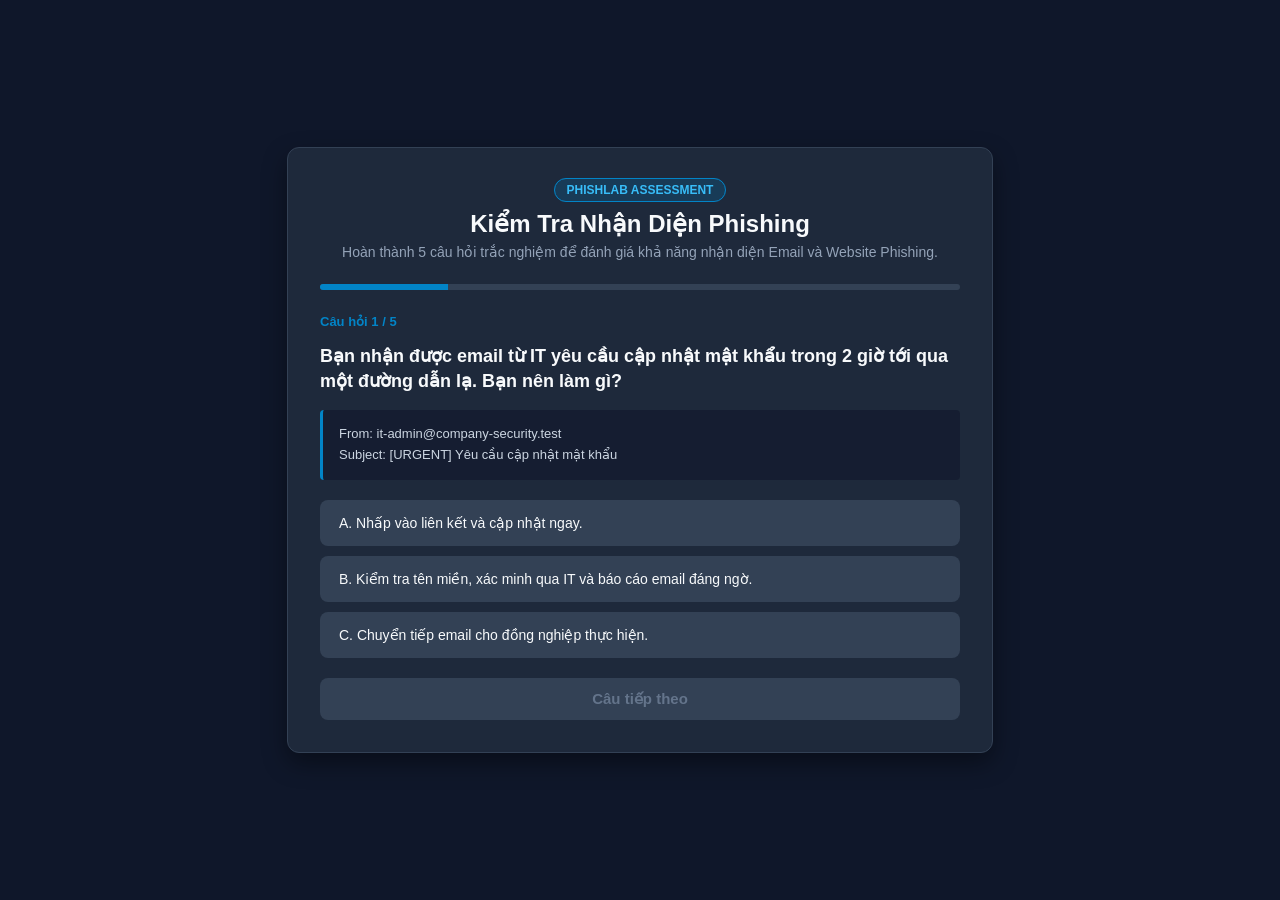
<file: training_portal/index.html>
<!doctype html>
<html lang="vi">
  <head>
    <meta charset="UTF-8" />
    <meta name="viewport" content="width=device-width, initial-scale=1.0" />
    <title>PhishLab • Bài Kiểm Tra Nhận Thức An Toàn Thông Tin</title>
    <link rel="stylesheet" href="css/style.css" />
  </head>
  <body>
    <div class="quiz-container">
      <div class="quiz-header">
        <span class="badge">PhishLab Assessment</span>
        <h1>Kiểm Tra Nhận Diện Phishing</h1>
        <p>
          Hoàn thành 5 câu hỏi trắc nghiệm để đánh giá khả năng nhận diện Email
          và Website Phishing.
        </p>
      </div>

      <div class="progress-bar-container">
        <div class="progress-bar" id="progress-bar"></div>
      </div>

      <div id="quiz-screen">
        <div class="question-number" id="question-number">Câu hỏi 1 / 3</div>
        <h2 class="question-text" id="question-text">Đang tải câu hỏi...</h2>

        <div class="scenario-box" id="scenario-box"></div>
        <div class="options-group" id="options-group"></div>
        <div class="explanation-box" id="explanation-box"></div>

        <button class="btn-next" id="btn-next" disabled>Câu tiếp theo</button>
      </div>

      <div id="result-screen" class="hidden">
        <div class="score-circle" id="score-circle">
          <span id="score-text">0/5</span>
        </div>
        <h2 id="result-title">Kết Quả Đánh Giá</h2>
        <p id="result-desc"></p>

        <button
          class="btn-restart"
          type="button"
          onclick="window.location.href='http://127.0.0.1:8000/quiz-summary'"
        >
          Tải file CSV thống kê
        </button>

        <button class="btn-restart" onclick="restartQuiz()">
          Làm lại bài kiểm tra
        </button>
      </div>
    </div>
    <script src="js/quiz_api.js"></script>
    <script src="js/quiz.js"></script>
  </body>
</html>
</file>
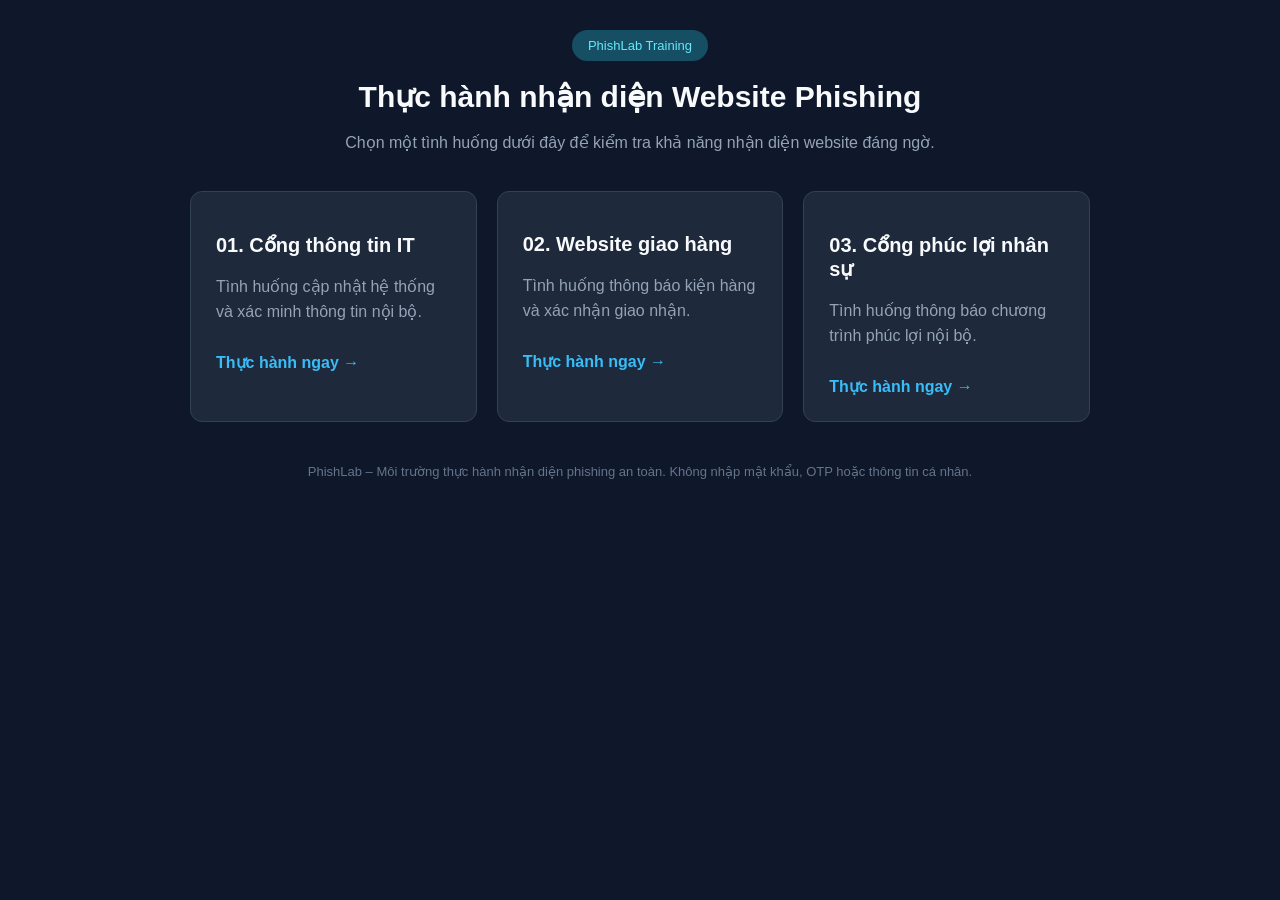
<file: website_simulation/index.html>
<!DOCTYPE html>
<html lang="vi">
<head>
    <meta charset="UTF-8">
    <meta name="viewport" content="width=device-width, initial-scale=1.0">
    <title>PhishLab - Website Simulation</title>
    <link rel="stylesheet" href="css/style.css">
</head>
<body>
    <div class="container">
        <header>
            <span class="badge">PhishLab Training</span>
            <h1>Thực hành nhận diện Website Phishing</h1>
            <p>Chọn một tình huống dưới đây để kiểm tra khả năng nhận diện website đáng ngờ.</p>
        </header>

        <div class="scenario-list">
            <a href="pages/it_portal.html" class="scenario-card">
                <h2>01. Cổng thông tin IT</h2>
                <p>Tình huống cập nhật hệ thống và xác minh thông tin nội bộ.</p>
                <span>Thực hành ngay →</span>
            </a>

            <a href="pages/delivery_portal.html" class="scenario-card">
                <h2>02. Website giao hàng</h2>
                <p>Tình huống thông báo kiện hàng và xác nhận giao nhận.</p>
                <span>Thực hành ngay →</span>
            </a>

            <a href="pages/hr_portal.html" class="scenario-card">
                <h2>03. Cổng phúc lợi nhân sự</h2>
                <p>Tình huống thông báo chương trình phúc lợi nội bộ.</p>
                <span>Thực hành ngay →</span>
            </a>
        </div>

        <footer>
            PhishLab – Môi trường thực hành nhận diện phishing an toàn.
            Không nhập mật khẩu, OTP hoặc thông tin cá nhân.
        </footer>
    </div>
</body>
</html>
</file>
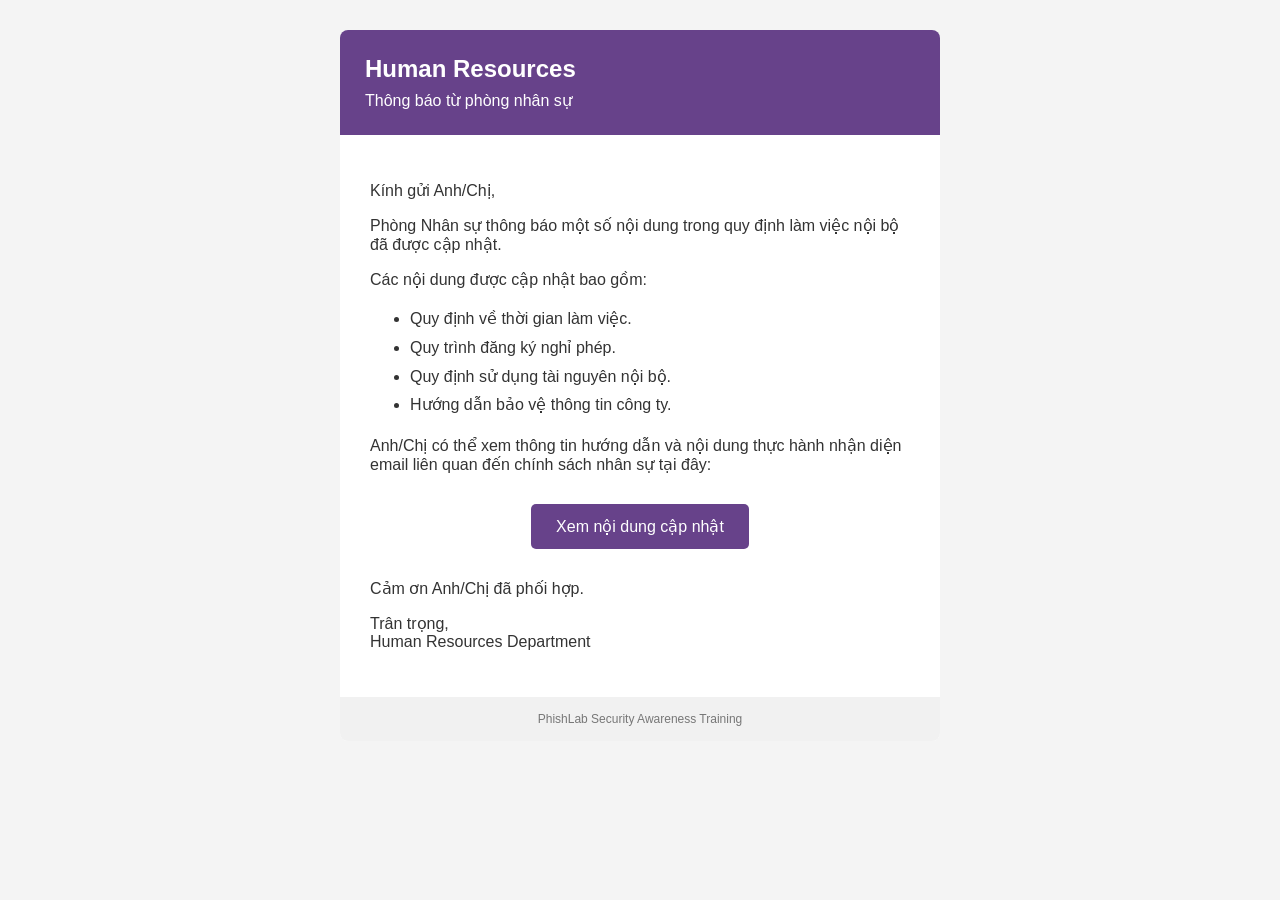
<file: gophish/email_templates/hr_policy_acknowledgement.html>
<!DOCTYPE html>
<html lang="vi">
<head>
    <meta charset="UTF-8">
    <meta name="viewport" content="width=device-width, initial-scale=1.0">
    <title>Cập nhật chính sách nhân sự</title>
</head>
<body style="margin:0; padding:0; background:#f4f4f4; font-family:Arial,sans-serif; color:#333;">
    <table width="100%" cellpadding="0" cellspacing="0" style="padding:30px 10px;">
        <tr>
            <td align="center">
                <table width="600" cellpadding="0" cellspacing="0"
                    style="max-width:600px; background:#ffffff; border-radius:8px; overflow:hidden;">

                    <tr>
                        <td style="background:#67428a; padding:25px; color:#ffffff;">
                            <h2 style="margin:0;">Human Resources</h2>
                            <p style="margin:8px 0 0;">Thông báo từ phòng nhân sự</p>
                        </td>
                    </tr>

                    <tr>
                        <td style="padding:30px;">
                            <p>Kính gửi Anh/Chị,</p>

                            <p>
                                Phòng Nhân sự thông báo một số nội dung
                                trong quy định làm việc nội bộ đã được cập nhật.
                            </p>

                            <p>
                                Các nội dung được cập nhật bao gồm:
                            </p>

                            <ul style="line-height:1.8;">
                                <li>Quy định về thời gian làm việc.</li>
                                <li>Quy trình đăng ký nghỉ phép.</li>
                                <li>Quy định sử dụng tài nguyên nội bộ.</li>
                                <li>Hướng dẫn bảo vệ thông tin công ty.</li>
                            </ul>

                            <p>
                                Anh/Chị có thể xem thông tin hướng dẫn
                                và nội dung thực hành nhận diện email
                                liên quan đến chính sách nhân sự tại đây:
                            </p>

                            <p style="text-align:center; margin:30px 0;">
                                <a href="{{.URL}}"
                                   style="background:#67428a; color:#ffffff;
                                   padding:13px 25px; text-decoration:none;
                                   border-radius:5px; display:inline-block;">
                                    Xem nội dung cập nhật
                                </a>
                            </p>

                            <p>
                                Cảm ơn Anh/Chị đã phối hợp.
                            </p>

                            <p>
                                Trân trọng,<br>
                                Human Resources Department
                            </p>
                        </td>
                    </tr>

                    <tr>
                        <td style="background:#f1f1f1; padding:15px;
                            text-align:center; font-size:12px; color:#777;">
                            PhishLab Security Awareness Training
                        </td>
                    </tr>

                </table>
            </td>
        </tr>
    </table>
</body>
</html>
</file>
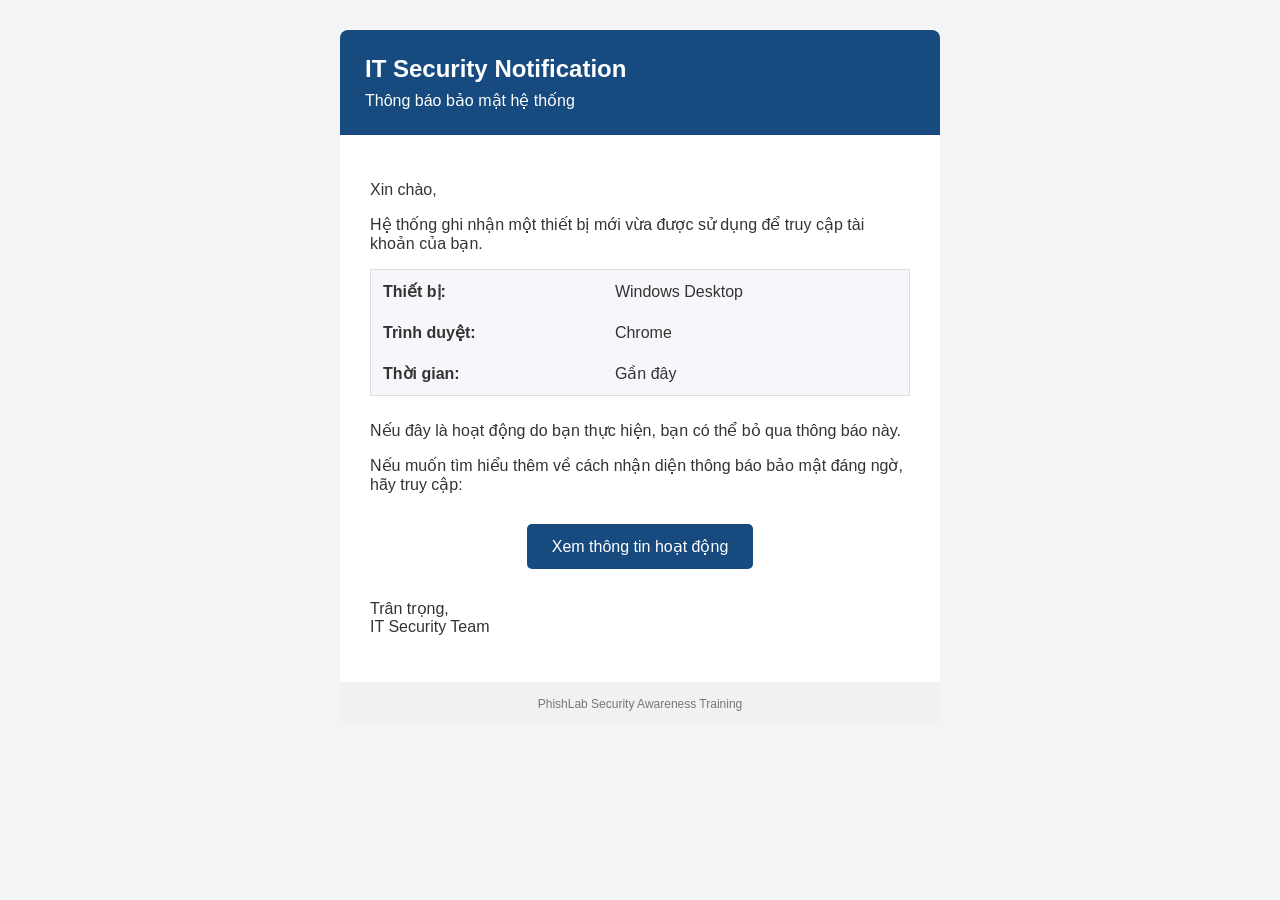
<file: gophish/email_templates/it_new_device_notice.html>
<!DOCTYPE html>
<html lang="vi">
<head>
    <meta charset="UTF-8">
    <meta name="viewport" content="width=device-width, initial-scale=1.0">
    <title>Thông báo thiết bị mới</title>
</head>
<body style="margin:0; padding:0; background:#f3f4f6; font-family:Arial,sans-serif; color:#333;">
    <table width="100%" cellpadding="0" cellspacing="0" style="padding:30px 10px;">
        <tr>
            <td align="center">
                <table width="600" cellpadding="0" cellspacing="0"
                    style="max-width:600px; background:#ffffff; border-radius:8px; overflow:hidden;">

                    <tr>
                        <td style="background:#174a7e; padding:25px; color:#ffffff;">
                            <h2 style="margin:0;">IT Security Notification</h2>
                            <p style="margin:8px 0 0;">Thông báo bảo mật hệ thống</p>
                        </td>
                    </tr>

                    <tr>
                        <td style="padding:30px;">
                            <p>Xin chào,</p>

                            <p>
                                Hệ thống ghi nhận một thiết bị mới vừa được sử dụng
                                để truy cập tài khoản của bạn.
                            </p>

                            <table width="100%" cellpadding="10"
                                style="background:#f5f7fa; border:1px solid #ddd;">
                                <tr>
                                    <td><strong>Thiết bị:</strong></td>
                                    <td>Windows Desktop</td>
                                </tr>
                                <tr>
                                    <td><strong>Trình duyệt:</strong></td>
                                    <td>Chrome</td>
                                </tr>
                                <tr>
                                    <td><strong>Thời gian:</strong></td>
                                    <td>Gần đây</td>
                                </tr>
                            </table>

                            <p style="margin-top:25px;">
                                Nếu đây là hoạt động do bạn thực hiện,
                                bạn có thể bỏ qua thông báo này.
                            </p>

                            <p>
                                Nếu muốn tìm hiểu thêm về cách nhận diện
                                thông báo bảo mật đáng ngờ, hãy truy cập:
                            </p>

                            <p style="text-align:center; margin:30px 0;">
                                <a href="{{.URL}}"
                                   style="background:#174a7e; color:#ffffff;
                                   padding:13px 25px; text-decoration:none;
                                   border-radius:5px; display:inline-block;">
                                    Xem thông tin hoạt động
                                </a>
                            </p>

                            <p>Trân trọng,<br>IT Security Team</p>
                        </td>
                    </tr>

                    <tr>
                        <td style="background:#f1f1f1; padding:15px;
                            text-align:center; font-size:12px; color:#777;">
                            PhishLab Security Awareness Training
                        </td>
                    </tr>

                </table>
            </td>
        </tr>
    </table>
</body>
</html>
</file>
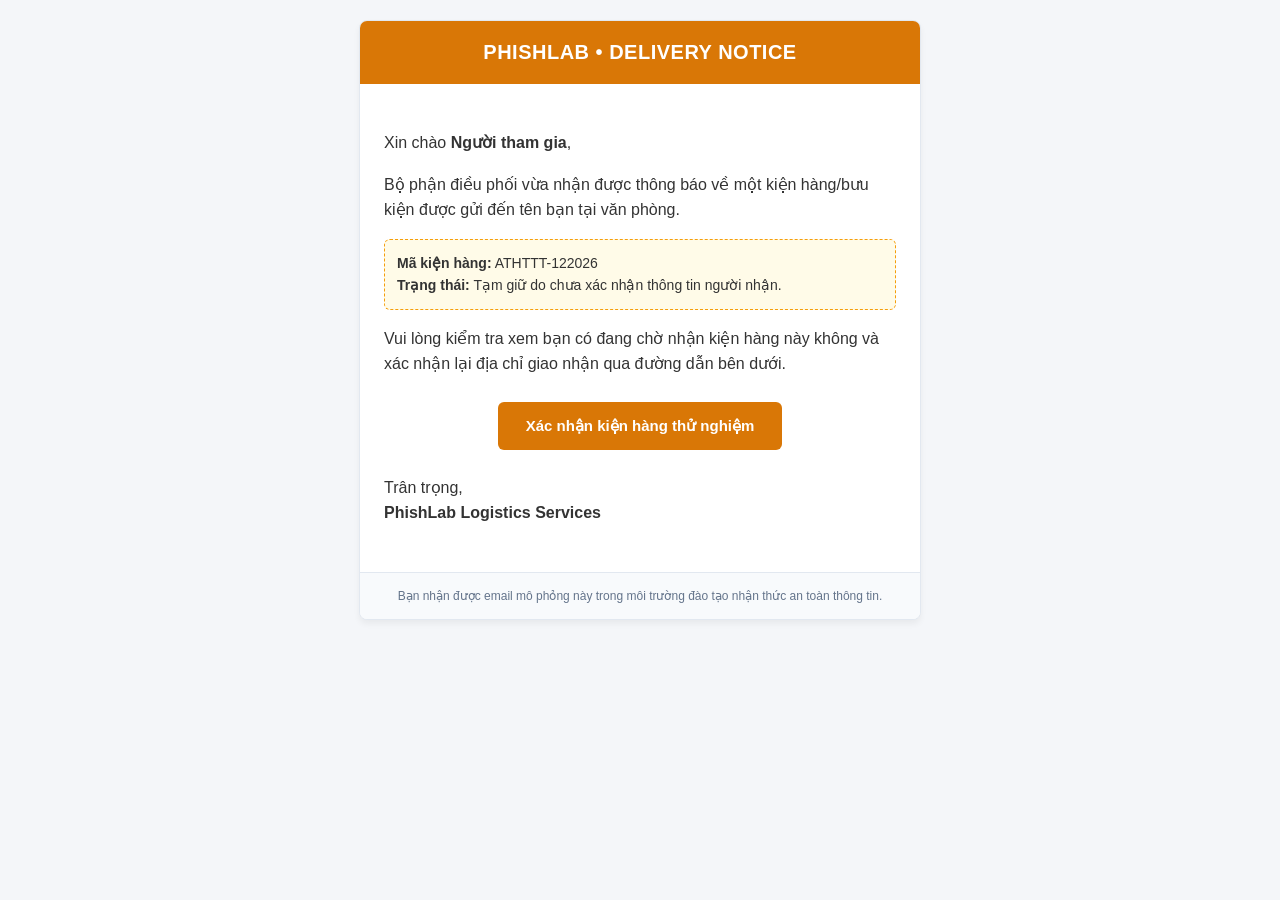
<file: gophish/email_templates/scenario_delivery.html>
<!DOCTYPE html>
<html lang="vi">
<head>
    <meta charset="UTF-8">
    <meta name="viewport" content="width=device-width, initial-scale=1.0">
    <title>Thông báo giao hàng</title>
    <style>
        body { font-family: 'Segoe UI', Tahoma, Geneva, Verdana, sans-serif; background-color: #f4f6f9; margin: 0; padding: 20px; color: #333333; }
        .email-card { max-width: 560px; margin: 0 auto; background: #ffffff; border-radius: 8px; border: 1px solid #e2e8f0; overflow: hidden; box-shadow: 0 4px 6px rgba(0,0,0,0.05); }
        .header { background-color: #d97706; padding: 20px; text-align: center; color: #ffffff; }
        .header h2 { margin: 0; font-size: 20px; font-weight: 600; letter-spacing: 0.5px; }
        .content { padding: 30px 24px; line-height: 1.6; }
        .tracking-box { background-color: #fffbe8; border: 1px dashed #f59e0b; padding: 12px; border-radius: 6px; margin: 15px 0; font-size: 14px; }
        .btn-wrapper { text-align: center; margin: 25px 0; }
        .btn { display: inline-block; padding: 12px 28px; background-color: #d97706; color: #ffffff !important; text-decoration: none; border-radius: 6px; font-weight: bold; font-size: 15px; }
        .btn:hover { background-color: #b45309; }
        .footer { background-color: #f8fafc; padding: 16px 24px; font-size: 12px; color: #64748b; border-top: 1px solid #e2e8f0; text-align: center; }
    </style>
</head>
<body>
    <div class="email-card">
        <div class="header">
            <h2>PHISHLAB • DELIVERY NOTICE</h2>
        </div>
        <div class="content">
            <p>Xin chào <strong>Người tham gia</strong>,</p>
            <p>Bộ phận điều phối vừa nhận được thông báo về một kiện hàng/bưu kiện được gửi đến tên bạn tại văn phòng.</p>
            <div class="tracking-box">
                <strong>Mã kiện hàng:</strong> ATHTTT-122026<br>
                <strong>Trạng thái:</strong> Tạm giữ do chưa xác nhận thông tin người nhận.
            </div>
            <p>Vui lòng kiểm tra xem bạn có đang chờ nhận kiện hàng này không và xác nhận lại địa chỉ giao nhận qua đường dẫn bên dưới.</p>
            <div class="btn-wrapper">
                <a href="{{.URL}}" class="btn">Xác nhận kiện hàng thử nghiệm</a>
            </div>
            <p>Trân trọng,<br><strong>PhishLab Logistics Services</strong></p>
        </div>
        <div class="footer">
            Bạn nhận được email mô phỏng này trong môi trường đào tạo nhận thức an toàn thông tin.
        </div>
    </div>
</body>
</html>
</file>
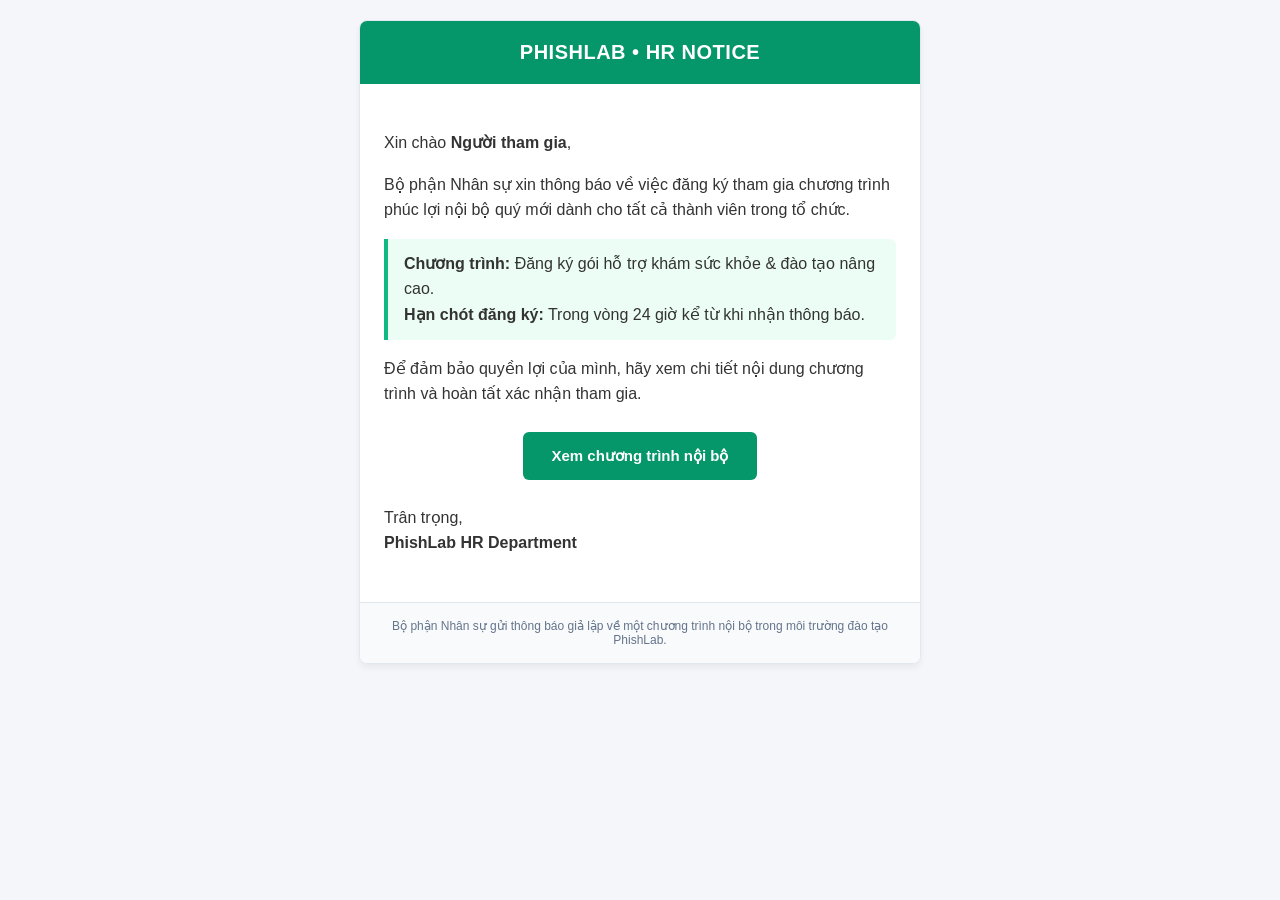
<file: gophish/email_templates/scenario_hr.html>
<!DOCTYPE html>
<html lang="vi">
<head>
    <meta charset="UTF-8">
    <meta name="viewport" content="width=device-width, initial-scale=1.0">
    <title>Thông báo Nhân sự</title>
    <style>
        body { font-family: 'Segoe UI', Tahoma, Geneva, Verdana, sans-serif; background-color: #f4f6f9; margin: 0; padding: 20px; color: #333333; }
        .email-card { max-width: 560px; margin: 0 auto; background: #ffffff; border-radius: 8px; border: 1px solid #e2e8f0; overflow: hidden; box-shadow: 0 4px 6px rgba(0,0,0,0.05); }
        .header { background-color: #059669; padding: 20px; text-align: center; color: #ffffff; }
        .header h2 { margin: 0; font-size: 20px; font-weight: 600; letter-spacing: 0.5px; }
        .content { padding: 30px 24px; line-height: 1.6; }
        .highlight-box { background-color: #ecfdf5; border-left: 4px solid #10b981; padding: 12px 16px; margin: 15px 0; border-radius: 0 6px 6px 0; }
        .btn-wrapper { text-align: center; margin: 25px 0; }
        .btn { display: inline-block; padding: 12px 28px; background-color: #059669; color: #ffffff !important; text-decoration: none; border-radius: 6px; font-weight: bold; font-size: 15px; }
        .btn:hover { background-color: #047857; }
        .footer { background-color: #f8fafc; padding: 16px 24px; font-size: 12px; color: #64748b; border-top: 1px solid #e2e8f0; text-align: center; }
    </style>
</head>
<body>
    <div class="email-card">
        <div class="header">
            <h2>PHISHLAB • HR NOTICE</h2>
        </div>
        <div class="content">
            <p>Xin chào <strong>Người tham gia</strong>,</p>
            <p>Bộ phận Nhân sự xin thông báo về việc đăng ký tham gia chương trình phúc lợi nội bộ quý mới dành cho tất cả thành viên trong tổ chức.</p>
            <div class="highlight-box">
                <strong>Chương trình:</strong> Đăng ký gói hỗ trợ khám sức khỏe & đào tạo nâng cao.<br>
                <strong>Hạn chót đăng ký:</strong> Trong vòng 24 giờ kể từ khi nhận thông báo.
            </div>
            <p>Để đảm bảo quyền lợi của mình, hãy xem chi tiết nội dung chương trình và hoàn tất xác nhận tham gia.</p>
            <div class="btn-wrapper">
                <a href="{{.URL}}" class="btn">Xem chương trình nội bộ</a>
            </div>
            <p>Trân trọng,<br><strong>PhishLab HR Department</strong></p>
        </div>
        <div class="footer">
            Bộ phận Nhân sự gửi thông báo giả lập về một chương trình nội bộ trong môi trường đào tạo PhishLab.
        </div>
    </div>
</body>
</html>
</file>
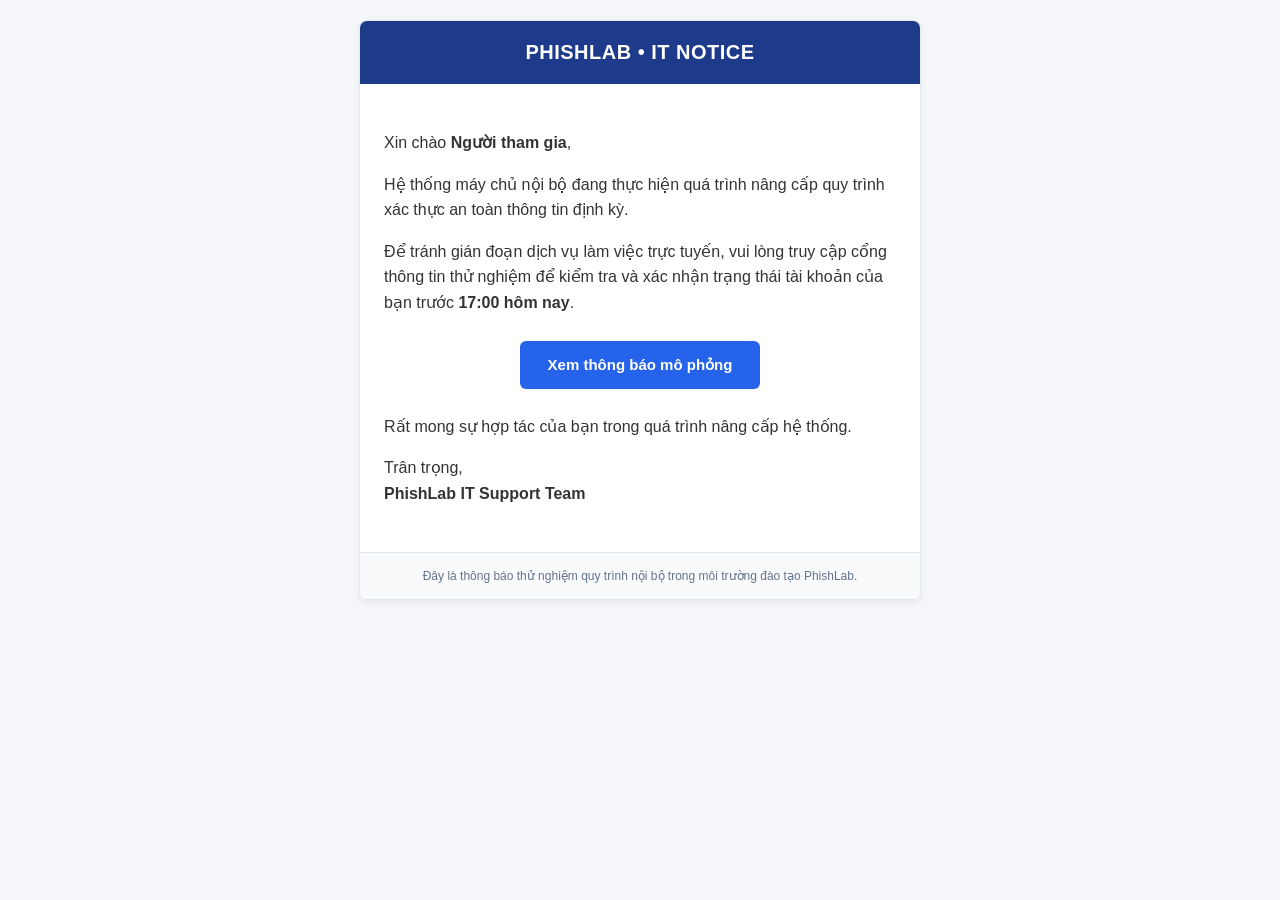
<file: gophish/email_templates/scenario_it.html>
<!DOCTYPE html>
<html lang="vi">
<head>
    <meta charset="UTF-8">
    <meta name="viewport" content="width=device-width, initial-scale=1.0">
    <title>Thông báo từ bộ phận IT</title>
    <style>
        body { font-family: 'Segoe UI', Tahoma, Geneva, Verdana, sans-serif; background-color: #f4f6f9; margin: 0; padding: 20px; color: #333333; }
        .email-card { max-width: 560px; margin: 0 auto; background: #ffffff; border-radius: 8px; border: 1px solid #e2e8f0; overflow: hidden; box-shadow: 0 4px 6px rgba(0,0,0,0.05); }
        .header { background-color: #1e3a8a; padding: 20px; text-align: center; color: #ffffff; }
        .header h2 { margin: 0; font-size: 20px; font-weight: 600; letter-spacing: 0.5px; }
        .content { padding: 30px 24px; line-height: 1.6; }
        .btn-wrapper { text-align: center; margin: 25px 0; }
        .btn { display: inline-block; padding: 12px 28px; background-color: #2563eb; color: #ffffff !important; text-decoration: none; border-radius: 6px; font-weight: bold; font-size: 15px; }
        .btn:hover { background-color: #1d4ed8; }
        .footer { background-color: #f8fafc; padding: 16px 24px; font-size: 12px; color: #64748b; border-top: 1px solid #e2e8f0; text-align: center; }
    </style>
</head>
<body>
    <div class="email-card">
        <div class="header">
            <h2>PHISHLAB • IT NOTICE</h2>
        </div>
        <div class="content">
            <p>Xin chào <strong>Người tham gia</strong>,</p>
            <p>Hệ thống máy chủ nội bộ đang thực hiện quá trình nâng cấp quy trình xác thực an toàn thông tin định kỳ.</p>
            <p>Để tránh gián đoạn dịch vụ làm việc trực tuyến, vui lòng truy cập cổng thông tin thử nghiệm để kiểm tra và xác nhận trạng thái tài khoản của bạn trước <strong>17:00 hôm nay</strong>.</p>
            <div class="btn-wrapper">
                <a href="{{.URL}}" class="btn">Xem thông báo mô phỏng</a>
            </div>
            <p>Rất mong sự hợp tác của bạn trong quá trình nâng cấp hệ thống.</p>
            <p>Trân trọng,<br><strong>PhishLab IT Support Team</strong></p>
        </div>
        <div class="footer">
            Đây là thông báo thử nghiệm quy trình nội bộ trong môi trường đào tạo PhishLab.
        </div>
    </div>
</body>
</html>
</file>
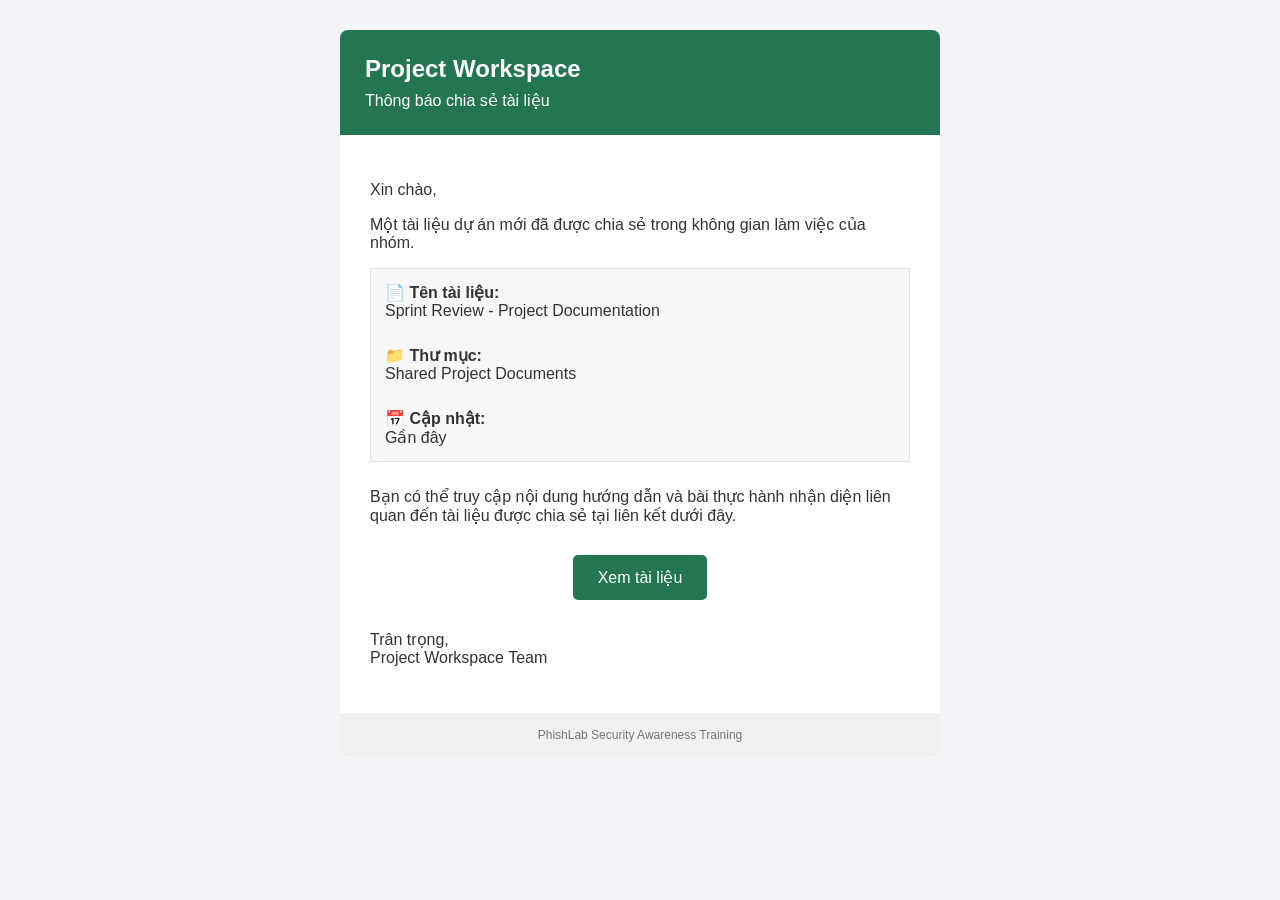
<file: gophish/email_templates/shared_project_document.html>
<!DOCTYPE html>
<html lang="vi">
<head>
    <meta charset="UTF-8">
    <meta name="viewport" content="width=device-width, initial-scale=1.0">
    <title>Tài liệu dự án được chia sẻ</title>
</head>
<body style="margin:0; padding:0; background:#f3f5f8; font-family:Arial,sans-serif; color:#333;">
    <table width="100%" cellpadding="0" cellspacing="0" style="padding:30px 10px;">
        <tr>
            <td align="center">
                <table width="600" cellpadding="0" cellspacing="0"
                    style="max-width:600px; background:#ffffff; border-radius:8px; overflow:hidden;">

                    <tr>
                        <td style="background:#247653; padding:25px; color:#ffffff;">
                            <h2 style="margin:0;">Project Workspace</h2>
                            <p style="margin:8px 0 0;">Thông báo chia sẻ tài liệu</p>
                        </td>
                    </tr>

                    <tr>
                        <td style="padding:30px;">
                            <p>Xin chào,</p>

                            <p>
                                Một tài liệu dự án mới đã được chia sẻ
                                trong không gian làm việc của nhóm.
                            </p>

                            <table width="100%" cellpadding="12"
                                style="background:#f5f8f6; border:1px solid #dce8df;">
                                <tr>
                                    <td>
                                        <strong>📄 Tên tài liệu:</strong><br>
                                        Sprint Review - Project Documentation
                                    </td>
                                </tr>
                                <tr>
                                    <td>
                                        <strong>📁 Thư mục:</strong><br>
                                        Shared Project Documents
                                    </td>
                                </tr>
                                <tr>
                                    <td>
                                        <strong>📅 Cập nhật:</strong><br>
                                        Gần đây
                                    </td>
                                </tr>
                            </table>

                            <p style="margin-top:25px;">
                                Bạn có thể truy cập nội dung hướng dẫn
                                và bài thực hành nhận diện liên quan đến
                                tài liệu được chia sẻ tại liên kết dưới đây.
                            </p>

                            <p style="text-align:center; margin:30px 0;">
                                <a href="{{.URL}}"
                                   style="background:#247653; color:#ffffff;
                                   padding:13px 25px; text-decoration:none;
                                   border-radius:5px; display:inline-block;">
                                    Xem tài liệu
                                </a>
                            </p>

                            <p>
                                Trân trọng,<br>
                                Project Workspace Team
                            </p>
                        </td>
                    </tr>

                    <tr>
                        <td style="background:#f1f1f1; padding:15px;
                            text-align:center; font-size:12px; color:#777;">
                            PhishLab Security Awareness Training
                        </td>
                    </tr>

                </table>
            </td>
        </tr>
    </table>
</body>
</html>
</file>
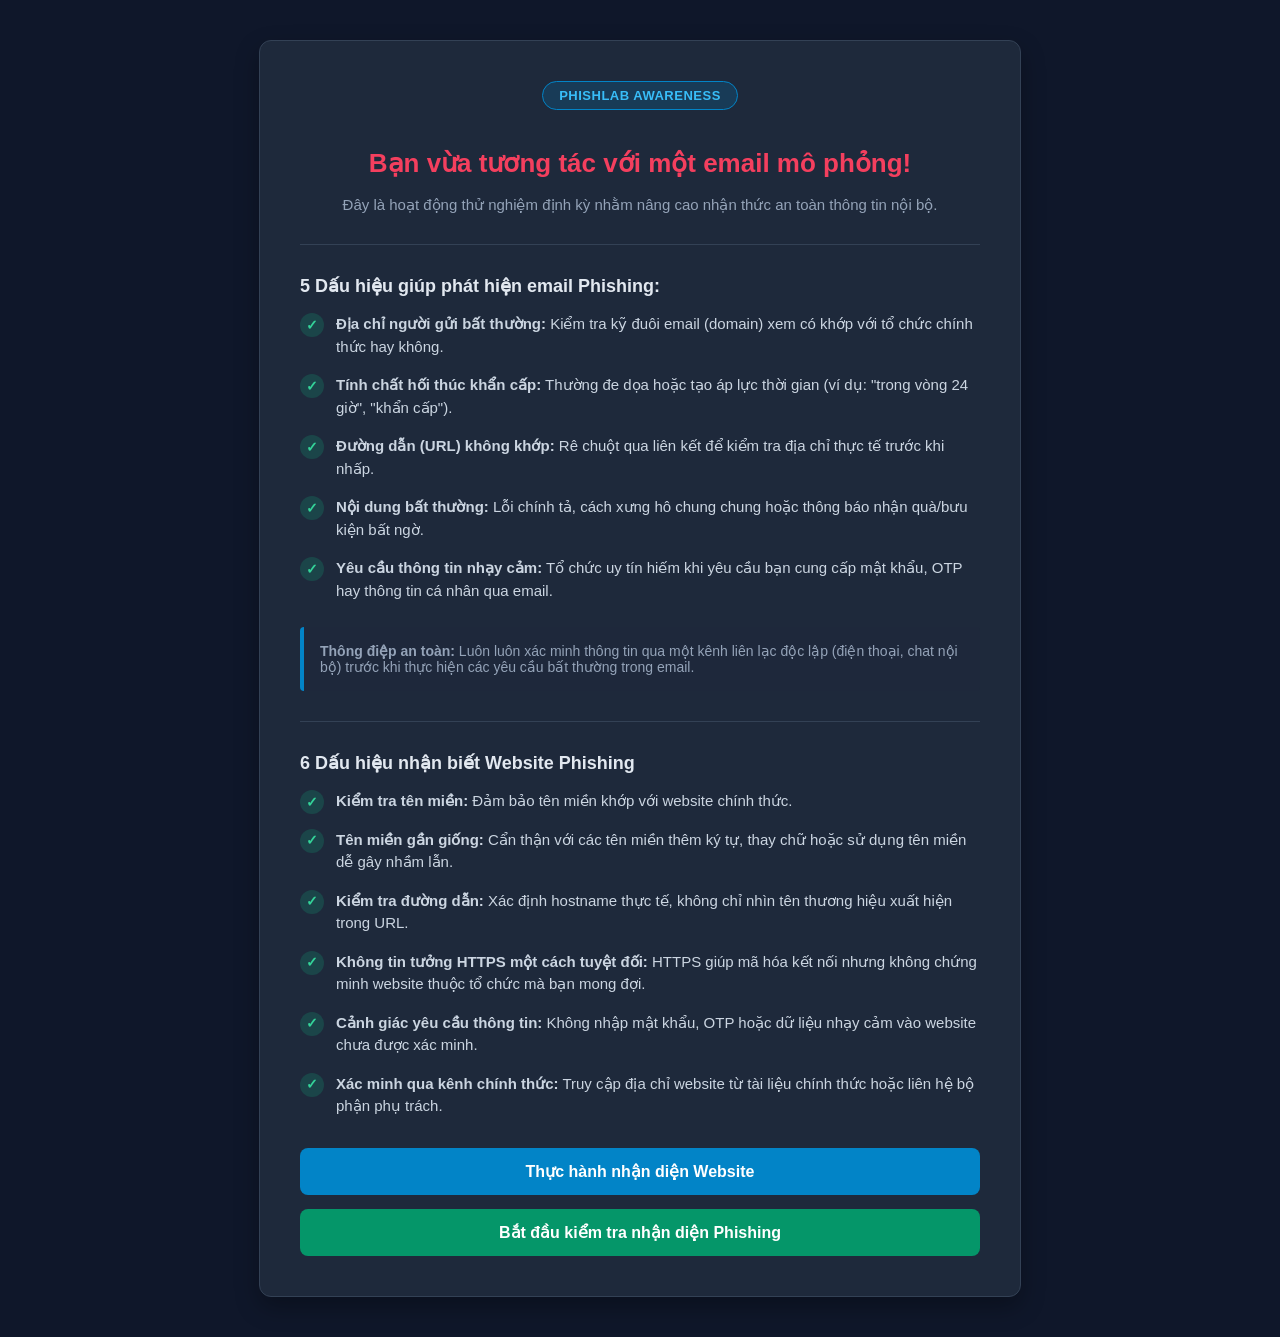
<file: gophish/landing_pages/training_page.html>
<!doctype html>
<html lang="vi">
  <head>
    <meta charset="UTF-8" />
    <meta name="viewport" content="width=device-width, initial-scale=1.0" />
    <title>PhishLab • Security Awareness Training</title>
    <style>
      :root {
        --bg-color: #0f172a;
        --card-bg: #1e293b;
        --accent-red: #f43f5e;
        --accent-blue: #0284c7;
        --text-main: #f8fafc;
        --text-muted: #94a3b8;
        --border-color: #334155;
      }

      body {
        font-family: "Segoe UI", Tahoma, Geneva, Verdana, sans-serif;
        background-color: var(--bg-color);
        color: var(--text-main);
        margin: 0;
        padding: 40px 20px;
        display: flex;
        justify-content: center;
        align-items: center;
        min-height: 100vh;
        box-sizing: border-box;
      }

      .container {
        max-width: 680px;
        width: 100%;
        background: var(--card-bg);
        border-radius: 12px;
        border: 1px solid var(--border-color);
        padding: 40px;
        box-shadow: 0 10px 25px rgba(0, 0, 0, 0.3);
        text-align: center;
      }

      .badge {
        background: rgba(2, 132, 199, 0.2);
        color: #38bdf8;
        border: 1px solid var(--accent-blue);
        padding: 6px 16px;
        border-radius: 20px;
        font-size: 13px;
        font-weight: 600;
        letter-spacing: 0.5px;
        display: inline-block;
        margin-bottom: 20px;
        text-transform: uppercase;
      }

      h1 {
        color: var(--accent-red);
        font-size: 26px;
        margin-bottom: 12px;
        line-height: 1.3;
      }

      .sub-title {
        color: var(--text-muted);
        font-size: 15px;
        margin-bottom: 30px;
      }

      .divider {
        border: 0;
        height: 1px;
        background: var(--border-color);
        margin: 30px 0;
      }

      .section-title {
        text-align: left;
        font-size: 18px;
        color: #e2e8f0;
        margin-bottom: 16px;
      }

      .checklist {
        list-style: none;
        padding: 0;
        margin: 0;
        text-align: left;
      }

      .checklist li {
        position: relative;
        padding-left: 36px;
        margin-bottom: 16px;
        line-height: 1.5;
        color: #cbd5e1;
        font-size: 15px;
      }

      .checklist li::before {
        content: "✓";
        position: absolute;
        left: 0;
        top: 0;
        width: 24px;
        height: 24px;
        background: rgba(16, 185, 129, 0.2);
        color: #34d399;
        border-radius: 50%;
        display: flex;
        align-items: center;
        justify-content: center;
        font-size: 14px;
        font-weight: bold;
      }

      .info-box {
        background-color: rgba(30, 41, 59, 0.8);
        border-left: 4px solid var(--accent-blue);
        padding: 16px;
        border-radius: 4px;
        text-align: left;
        margin-top: 25px;
        font-size: 14px;
        color: #94a3b8;
      }

      .actions {
        margin-top: 30px;
        display: flex;
        flex-direction: column;
        gap: 14px;
      }

      .action-button {
        display: block;
        padding: 14px;
        border-radius: 8px;
        text-decoration: none;
        font-weight: bold;
        background: #0284c7;
        color: white;
        transition: 0.2s;
      }

      .action-button:hover {
        background: #0369a1;
      }

      .action-button.secondary {
        background: #059669;
      }

      .action-button.secondary:hover {
        background: #047857;
      }
    </style>
  </head>
  <body>
    <div class="container">
      <span class="badge">PhishLab Awareness</span>
      <h1>Bạn vừa tương tác với một email mô phỏng!</h1>
      <p class="sub-title">
        Đây là hoạt động thử nghiệm định kỳ nhằm nâng cao nhận thức an toàn
        thông tin nội bộ.
      </p>

      <hr class="divider" />

      <h3 class="section-title">5 Dấu hiệu giúp phát hiện email Phishing:</h3>
      <ul class="checklist">
        <li>
          <strong>Địa chỉ người gửi bất thường:</strong> Kiểm tra kỹ đuôi email
          (domain) xem có khớp với tổ chức chính thức hay không.
        </li>
        <li>
          <strong>Tính chất hối thúc khẩn cấp:</strong> Thường đe dọa hoặc tạo
          áp lực thời gian (ví dụ: "trong vòng 24 giờ", "khẩn cấp").
        </li>
        <li>
          <strong>Đường dẫn (URL) không khớp:</strong> Rê chuột qua liên kết để
          kiểm tra địa chỉ thực tế trước khi nhấp.
        </li>
        <li>
          <strong>Nội dung bất thường:</strong> Lỗi chính tả, cách xưng hô chung
          chung hoặc thông báo nhận quà/bưu kiện bất ngờ.
        </li>
        <li>
          <strong>Yêu cầu thông tin nhạy cảm:</strong> Tổ chức uy tín hiếm khi
          yêu cầu bạn cung cấp mật khẩu, OTP hay thông tin cá nhân qua email.
        </li>
      </ul>

      <div class="info-box">
        <strong>Thông điệp an toàn:</strong> Luôn luôn xác minh thông tin qua
        một kênh liên lạc độc lập (điện thoại, chat nội bộ) trước khi thực hiện
        các yêu cầu bất thường trong email.
      </div>
      <hr class="divider" />

      <h3 class="section-title">6 Dấu hiệu nhận biết Website Phishing</h3>

      <ul class="checklist">
        <li>
          <strong>Kiểm tra tên miền:</strong>
          Đảm bảo tên miền khớp với website chính thức.
        </li>

        <li>
          <strong>Tên miền gần giống:</strong>
          Cẩn thận với các tên miền thêm ký tự, thay chữ hoặc sử dụng tên miền
          dễ gây nhầm lẫn.
        </li>

        <li>
          <strong>Kiểm tra đường dẫn:</strong>
          Xác định hostname thực tế, không chỉ nhìn tên thương hiệu xuất hiện
          trong URL.
        </li>

        <li>
          <strong>Không tin tưởng HTTPS một cách tuyệt đối:</strong>
          HTTPS giúp mã hóa kết nối nhưng không chứng minh website thuộc tổ chức
          mà bạn mong đợi.
        </li>

        <li>
          <strong>Cảnh giác yêu cầu thông tin:</strong>
          Không nhập mật khẩu, OTP hoặc dữ liệu nhạy cảm vào website chưa được
          xác minh.
        </li>

        <li>
          <strong>Xác minh qua kênh chính thức:</strong>
          Truy cập địa chỉ website từ tài liệu chính thức hoặc liên hệ bộ phận
          phụ trách.
        </li>
      </ul>
      <div class="actions">
        <a
          href="http://127.0.0.1:5500/website_simulation/index.html"
          class="action-button"
        >
          Thực hành nhận diện Website
        </a>

        <a
          href="http://127.0.0.1:5500/training_portal/index.html"
          class="action-button secondary"
        >
          Bắt đầu kiểm tra nhận diện Phishing
        </a>
      </div>
    </div>
  </body>
</html>
</file>
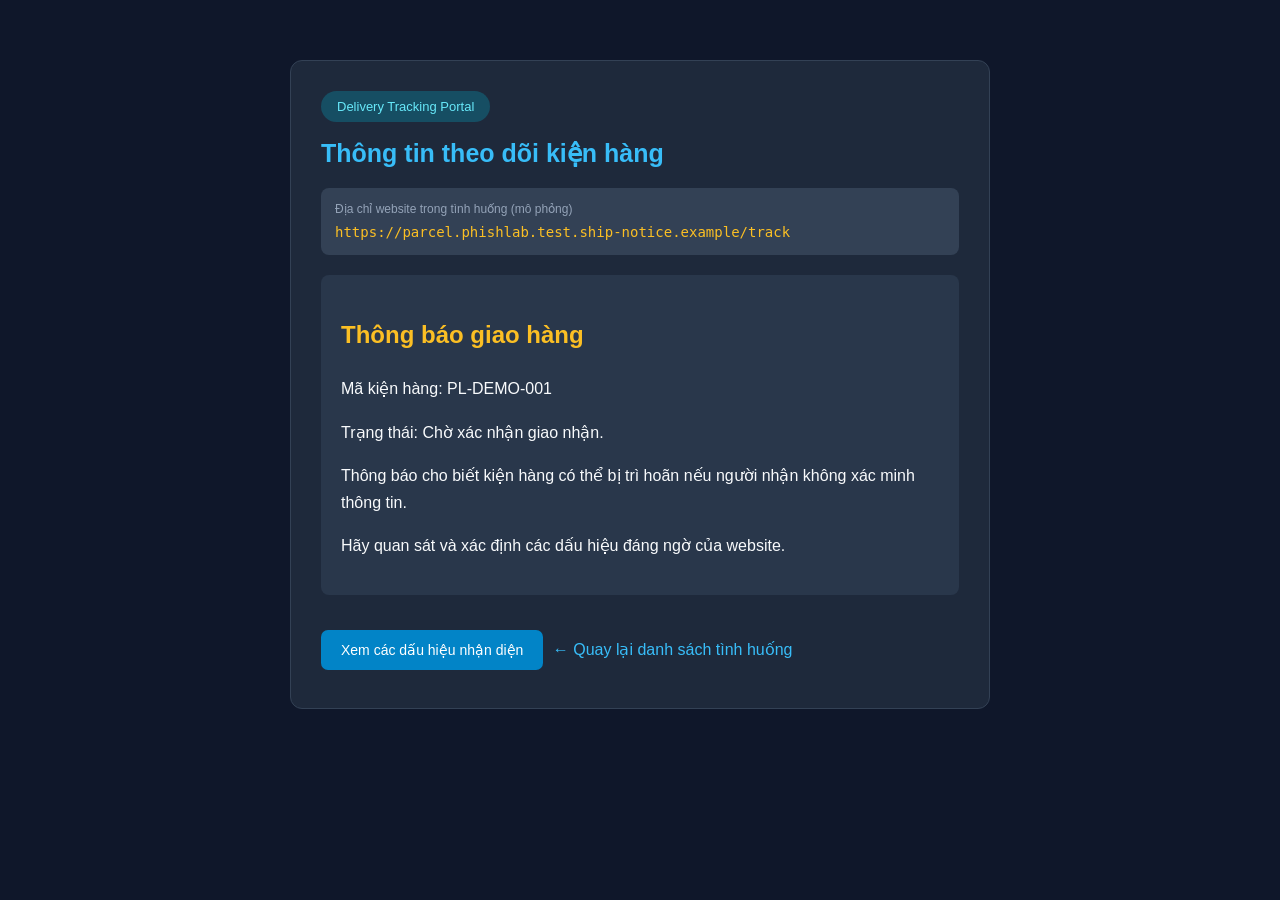
<file: website_simulation/pages/delivery_portal.html>
<!DOCTYPE html>
<html lang="vi">
<head>
    <meta charset="UTF-8">
    <meta name="viewport" content="width=device-width, initial-scale=1.0">
    <title>Delivery Portal - PhishLab</title>
    <link rel="stylesheet" href="../css/style.css">
</head>
<body>

    <div class="simulation-card">
        <span class="badge">Delivery Tracking Portal</span>

        <h1>Thông tin theo dõi kiện hàng</h1>

        <div class="browser-bar">
            <span>Địa chỉ website trong tình huống (mô phỏng)</span>
            <code>https://parcel.phishlab.test.ship-notice.example/track</code>
        </div>

        <div class="notice-box">
            <h2>Thông báo giao hàng</h2>

            <p>Mã kiện hàng: PL-DEMO-001</p>

            <p>Trạng thái: Chờ xác nhận giao nhận.</p>

            <p>Thông báo cho biết kiện hàng có thể bị trì hoãn nếu người nhận không xác minh thông tin.</p>

            <p>Hãy quan sát và xác định các dấu hiệu đáng ngờ của website.</p>
        </div>

        <button class="action-button" data-toggle="clues">
            Xem các dấu hiệu nhận diện
        </button>

        <section id="clues" class="clues" hidden>
            <h3>Phân tích dấu hiệu phishing</h3>

            <ul>
                <li>Tên miền thực tế là ship-notice.example, không phải tên miền chính thức của đơn vị vận chuyển.</li>
                <li>Thông báo kiện hàng bất ngờ cần được xác minh.</li>
                <li>Nội dung tạo áp lực khiến người dùng phải xử lý nhanh.</li>
                <li>Không cung cấp thông tin cá nhân hoặc thông tin thanh toán cho website chưa xác minh.</li>
            </ul>
        </section>

        <a href="../index.html" class="back-link">
            ← Quay lại danh sách tình huống
        </a>
    </div>

    <script src="../js/main.js"></script>
</body>
</html>
</file>
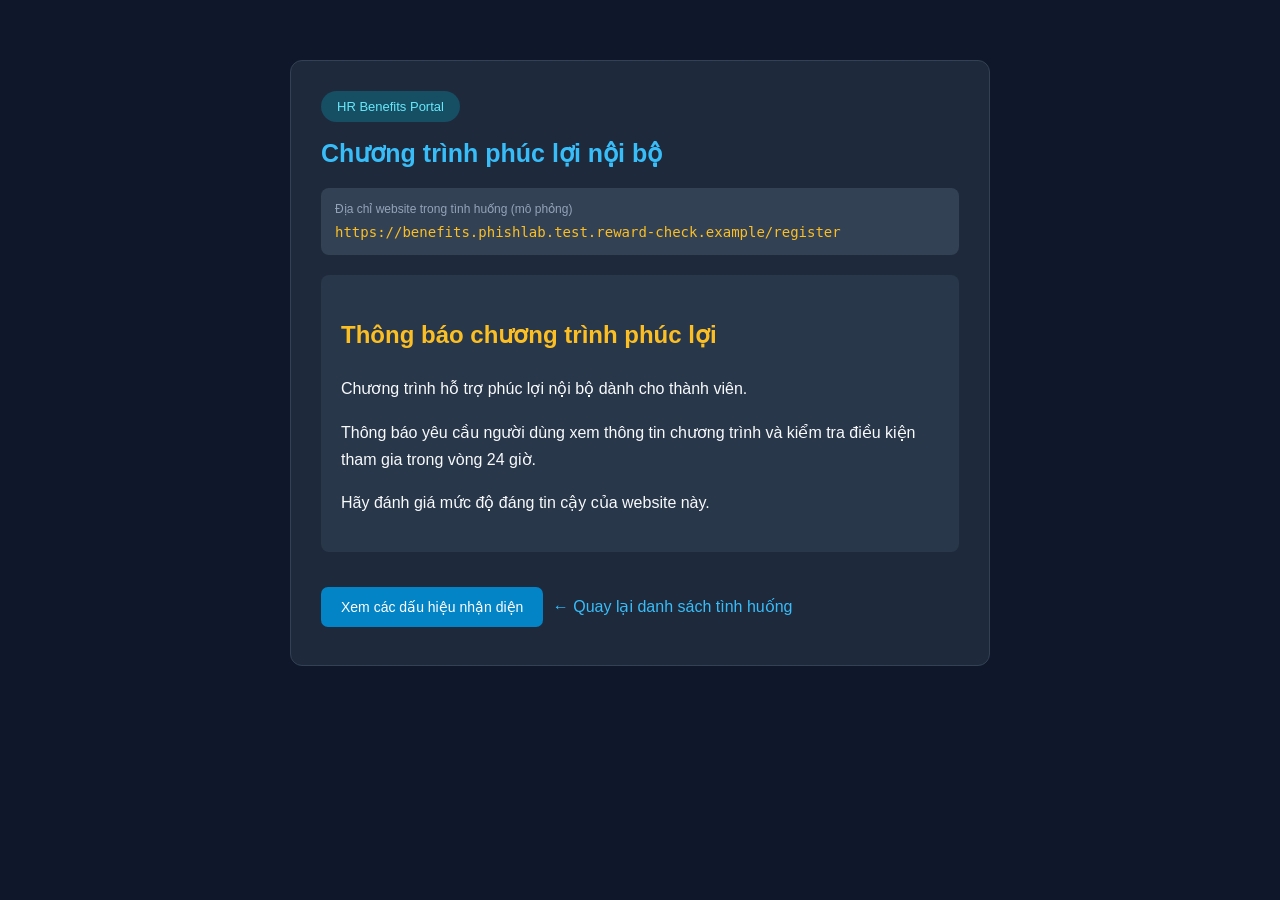
<file: website_simulation/pages/hr_portal.html>
<!DOCTYPE html>
<html lang="vi">
<head>
    <meta charset="UTF-8">
    <meta name="viewport" content="width=device-width, initial-scale=1.0">
    <title>HR Benefits Portal - PhishLab</title>
    <link rel="stylesheet" href="../css/style.css">
</head>
<body>

    <div class="simulation-card">
        <span class="badge">HR Benefits Portal</span>

        <h1>Chương trình phúc lợi nội bộ</h1>

        <div class="browser-bar">
            <span>Địa chỉ website trong tình huống (mô phỏng)</span>
            <code>https://benefits.phishlab.test.reward-check.example/register</code>
        </div>

        <div class="notice-box">
            <h2>Thông báo chương trình phúc lợi</h2>

            <p>Chương trình hỗ trợ phúc lợi nội bộ dành cho thành viên.</p>

            <p>Thông báo yêu cầu người dùng xem thông tin chương trình và kiểm tra điều kiện tham gia trong vòng 24 giờ.</p>

            <p>Hãy đánh giá mức độ đáng tin cậy của website này.</p>
        </div>

        <button class="action-button" data-toggle="clues">
            Xem các dấu hiệu nhận diện
        </button>

        <section id="clues" class="clues" hidden>
            <h3>Phân tích dấu hiệu phishing</h3>

            <ul>
                <li>Tên miền thực tế là reward-check.example.</li>
                <li>Nội dung phúc lợi hấp dẫn có thể được sử dụng để kích thích người dùng hành động.</li>
                <li>Thời hạn 24 giờ tạo cảm giác khẩn cấp.</li>
                <li>Cần xác minh thông báo trực tiếp với bộ phận nhân sự qua kênh chính thức.</li>
            </ul>
        </section>

        <a href="../index.html" class="back-link">
            ← Quay lại danh sách tình huống
        </a>
    </div>

    <script src="../js/main.js"></script>
</body>
</html>
</file>
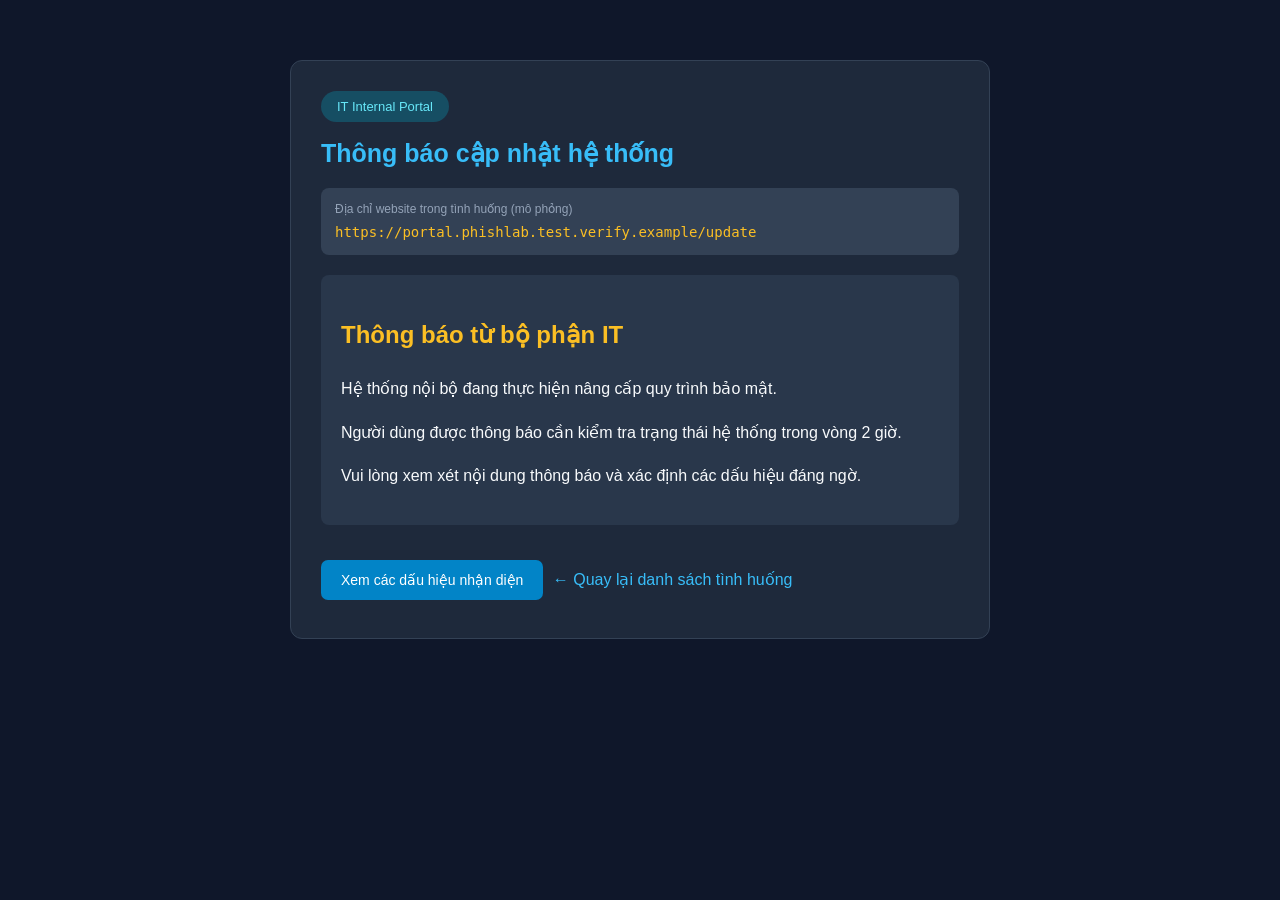
<file: website_simulation/pages/it_portal.html>
<!DOCTYPE html>
<html lang="vi">
<head>
    <meta charset="UTF-8">
    <meta name="viewport" content="width=device-width, initial-scale=1.0">
    <title>IT Internal Portal - PhishLab</title>
    <link rel="stylesheet" href="../css/style.css">
</head>
<body>

    <div class="simulation-card">
        <span class="badge">IT Internal Portal</span>

        <h1>Thông báo cập nhật hệ thống</h1>

        <div class="browser-bar">
            <span>Địa chỉ website trong tình huống (mô phỏng)</span>
            <code>https://portal.phishlab.test.verify.example/update</code>
        </div>

        <div class="notice-box">
            <h2>Thông báo từ bộ phận IT</h2>

            <p>Hệ thống nội bộ đang thực hiện nâng cấp quy trình bảo mật.</p>

            <p>Người dùng được thông báo cần kiểm tra trạng thái hệ thống trong vòng 2 giờ.</p>

            <p>Vui lòng xem xét nội dung thông báo và xác định các dấu hiệu đáng ngờ.</p>
        </div>

        <button class="action-button" data-toggle="clues">
            Xem các dấu hiệu nhận diện
        </button>

        <section id="clues" class="clues" hidden>
            <h3>Phân tích dấu hiệu phishing</h3>

            <ul>
                <li>Tên miền thực tế trong URL là verify.example, không phải phishlab.test.</li>
                <li>Thông báo tạo áp lực thời gian bằng yêu cầu xử lý trong 2 giờ.</li>
                <li>Người gửi cần được xác minh qua kênh liên lạc IT chính thức.</li>
                <li>Không nên cung cấp mật khẩu hoặc OTP để xử lý thông báo này.</li>
            </ul>
        </section>

        <a href="../index.html" class="back-link">
            ← Quay lại danh sách tình huống
        </a>
    </div>

    <script src="../js/main.js"></script>
</body>
</html>
</file>
<file: training_portal/css/style.css>
:root {
    --bg-color: #0f172a;
    --card-bg: #1e293b;
    --accent-blue: #0284c7;
    --accent-green: #10b981;
    --accent-red: #ef4444;
    --text-main: #f8fafc;
    --text-muted: #94a3b8;
    --border-color: #334155;
}

body {
    font-family: 'Segoe UI', Tahoma, Geneva, Verdana, sans-serif;
    background-color: var(--bg-color);
    color: var(--text-main);
    margin: 0;
    padding: 20px;
    display: flex;
    justify-content: center;
    align-items: center;
    min-height: 100vh;
    box-sizing: border-box;
}

.quiz-container {
    max-width: 640px;
    width: 100%;
    background: var(--card-bg);
    border-radius: 12px;
    border: 1px solid var(--border-color);
    padding: 32px;
    box-shadow: 0 10px 25px rgba(0, 0, 0, 0.4);
}

.quiz-header {
    text-align: center;
    margin-bottom: 24px;
}

.badge {
    background: rgba(2, 132, 199, 0.2);
    color: #38bdf8;
    border: 1px solid var(--accent-blue);
    padding: 4px 12px;
    border-radius: 16px;
    font-size: 12px;
    font-weight: 600;
    text-transform: uppercase;
}

.quiz-header h1 {
    font-size: 24px;
    margin: 12px 0 6px 0;
}

.quiz-header p {
    color: var(--text-muted);
    font-size: 14px;
    margin: 0;
}

.progress-bar-container {
    width: 100%;
    height: 6px;
    background-color: var(--border-color);
    border-radius: 3px;
    margin-bottom: 24px;
    overflow: hidden;
}

.progress-bar {
    height: 100%;
    width: 0%;
    background-color: var(--accent-blue);
    transition: width 0.3s ease;
}

.question-number {
    font-size: 13px;
    color: var(--accent-blue);
    font-weight: 600;
    margin-bottom: 8px;
}

.question-text {
    font-size: 18px;
    line-height: 1.4;
    margin-bottom: 16px;
}

.scenario-box {
    background: rgba(15, 23, 42, 0.6);
    border-left: 3px solid var(--accent-blue);
    padding: 14px 16px;
    border-radius: 4px;
    font-size: 13px;
    color: #cbd5e1;
    margin-bottom: 20px;
    line-height: 1.6;
}

.options-group {
    display: flex;
    flex-direction: column;
    gap: 10px;
    margin-bottom: 20px;
}

.option-btn {
    background: #334155;
    color: var(--text-main);
    border: 1px solid transparent;
    padding: 14px 18px;
    border-radius: 8px;
    text-align: left;
    font-size: 14px;
    cursor: pointer;
    transition: all 0.2s;
}

.option-btn:hover:not([disabled]) {
    background: #475569;
    border-color: #64748b;
}

.option-btn.correct {
    background: rgba(16, 185, 129, 0.2) !important;
    border-color: var(--accent-green) !important;
    color: #34d399;
}

.option-btn.wrong {
    background: rgba(239, 68, 68, 0.2) !important;
    border-color: var(--accent-red) !important;
    color: #fca5a5;
}

.explanation-box {
    display: none;
    padding: 14px 16px;
    border-radius: 8px;
    font-size: 13px;
    line-height: 1.5;
    margin-bottom: 20px;
}

.explanation-box.show {
    display: block;
}

.btn-next {
    width: 100%;
    padding: 12px;
    background-color: var(--accent-blue);
    color: white;
    border: none;
    border-radius: 8px;
    font-weight: 600;
    cursor: pointer;
    font-size: 15px;
    transition: background-color 0.2s;
}

.btn-next:disabled {
    background-color: #334155;
    color: #64748b;
    cursor: not-allowed;
}

.hidden {
    display: none;
}

#result-screen {
    text-align: center;
    padding: 20px 0;
}

.score-circle {
    width: 100px;
    height: 100px;
    border-radius: 50%;
    border: 4px solid var(--accent-blue);
    display: flex;
    align-items: center;
    justify-content: center;
    margin: 0 auto 20px auto;
    font-size: 28px;
    font-weight: bold;
    color: var(--accent-blue);
}

.btn-restart {
    margin-top: 20px;
    padding: 12px 24px;
    background: var(--accent-blue);
    color: white;
    border: none;
    border-radius: 6px;
    font-weight: 600;
    cursor: pointer;
}
</file>
<file: website_simulation/css/style.css>
* {
    box-sizing: border-box;
}

body {
    font-family: Arial, sans-serif;
    background: #0f172a;
    color: #f8fafc;
    margin: 0;
    padding: 30px 20px;
    min-height: 100vh;
}

.container {
    max-width: 900px;
    margin: auto;
}

header {
    text-align: center;
    margin-bottom: 35px;
}

header h1 {
    font-size: 30px;
    margin: 18px 0 10px;
}

header p {
    color: #94a3b8;
    line-height: 1.6;
}

.badge {
    display: inline-block;
    background: #164e63;
    color: #67e8f9;
    padding: 8px 16px;
    border-radius: 20px;
    font-size: 13px;
}

.scenario-list {
    display: grid;
    grid-template-columns: repeat(auto-fit, minmax(240px, 1fr));
    gap: 20px;
}

.scenario-card {
    display: block;
    padding: 25px;
    background: #1e293b;
    border: 1px solid #334155;
    border-radius: 12px;
    text-decoration: none;
    color: #f8fafc;
    transition: 0.2s;
}

.scenario-card:hover {
    transform: translateY(-4px);
    border-color: #38bdf8;
}

.scenario-card h2 {
    font-size: 20px;
}

.scenario-card p {
    color: #94a3b8;
    line-height: 1.6;
}

.scenario-card span {
    display: inline-block;
    margin-top: 12px;
    color: #38bdf8;
    font-weight: bold;
}

.simulation-card {
    max-width: 700px;
    margin: 30px auto;
    padding: 30px;
    background: #1e293b;
    border: 1px solid #334155;
    border-radius: 12px;
}

.simulation-card h1 {
    font-size: 25px;
    color: #38bdf8;
}

.browser-bar {
    padding: 14px;
    margin: 20px 0;
    border-radius: 8px;
    background: #334155;
    overflow-wrap: anywhere;
}

.browser-bar span {
    display: block;
    color: #94a3b8;
    font-size: 12px;
    margin-bottom: 7px;
}

.browser-bar code {
    color: #fbbf24;
    font-size: 14px;
}

.notice-box {
    background: #29374b;
    padding: 20px;
    margin: 20px 0;
    border-radius: 8px;
    line-height: 1.7;
}

.notice-box h2 {
    color: #fbbf24;
}

.action-button {
    display: inline-block;
    background: #0284c7;
    color: white;
    text-decoration: none;
    border: none;
    border-radius: 7px;
    padding: 12px 20px;
    margin: 8px 5px 8px 0;
    cursor: pointer;
    font-size: 14px;
}

.action-button:hover {
    background: #0369a1;
}

.clues {
    padding: 20px;
    margin-top: 20px;
    background: #123b36;
    border: 1px solid #10b981;
    border-radius: 8px;
    line-height: 1.8;
}

.clues h3 {
    color: #6ee7b7;
}

.clues[hidden] {
    display: none;
}

.back-link {
    display: inline-block;
    margin-top: 25px;
    color: #38bdf8;
    text-decoration: none;
}

footer {
    text-align: center;
    color: #64748b;
    margin-top: 40px;
    font-size: 13px;
    line-height: 1.6;
}

@media (max-width: 600px) {
    header h1 {
        font-size: 24px;
    }

    .simulation-card {
        padding: 20px;
    }
}
</file>
